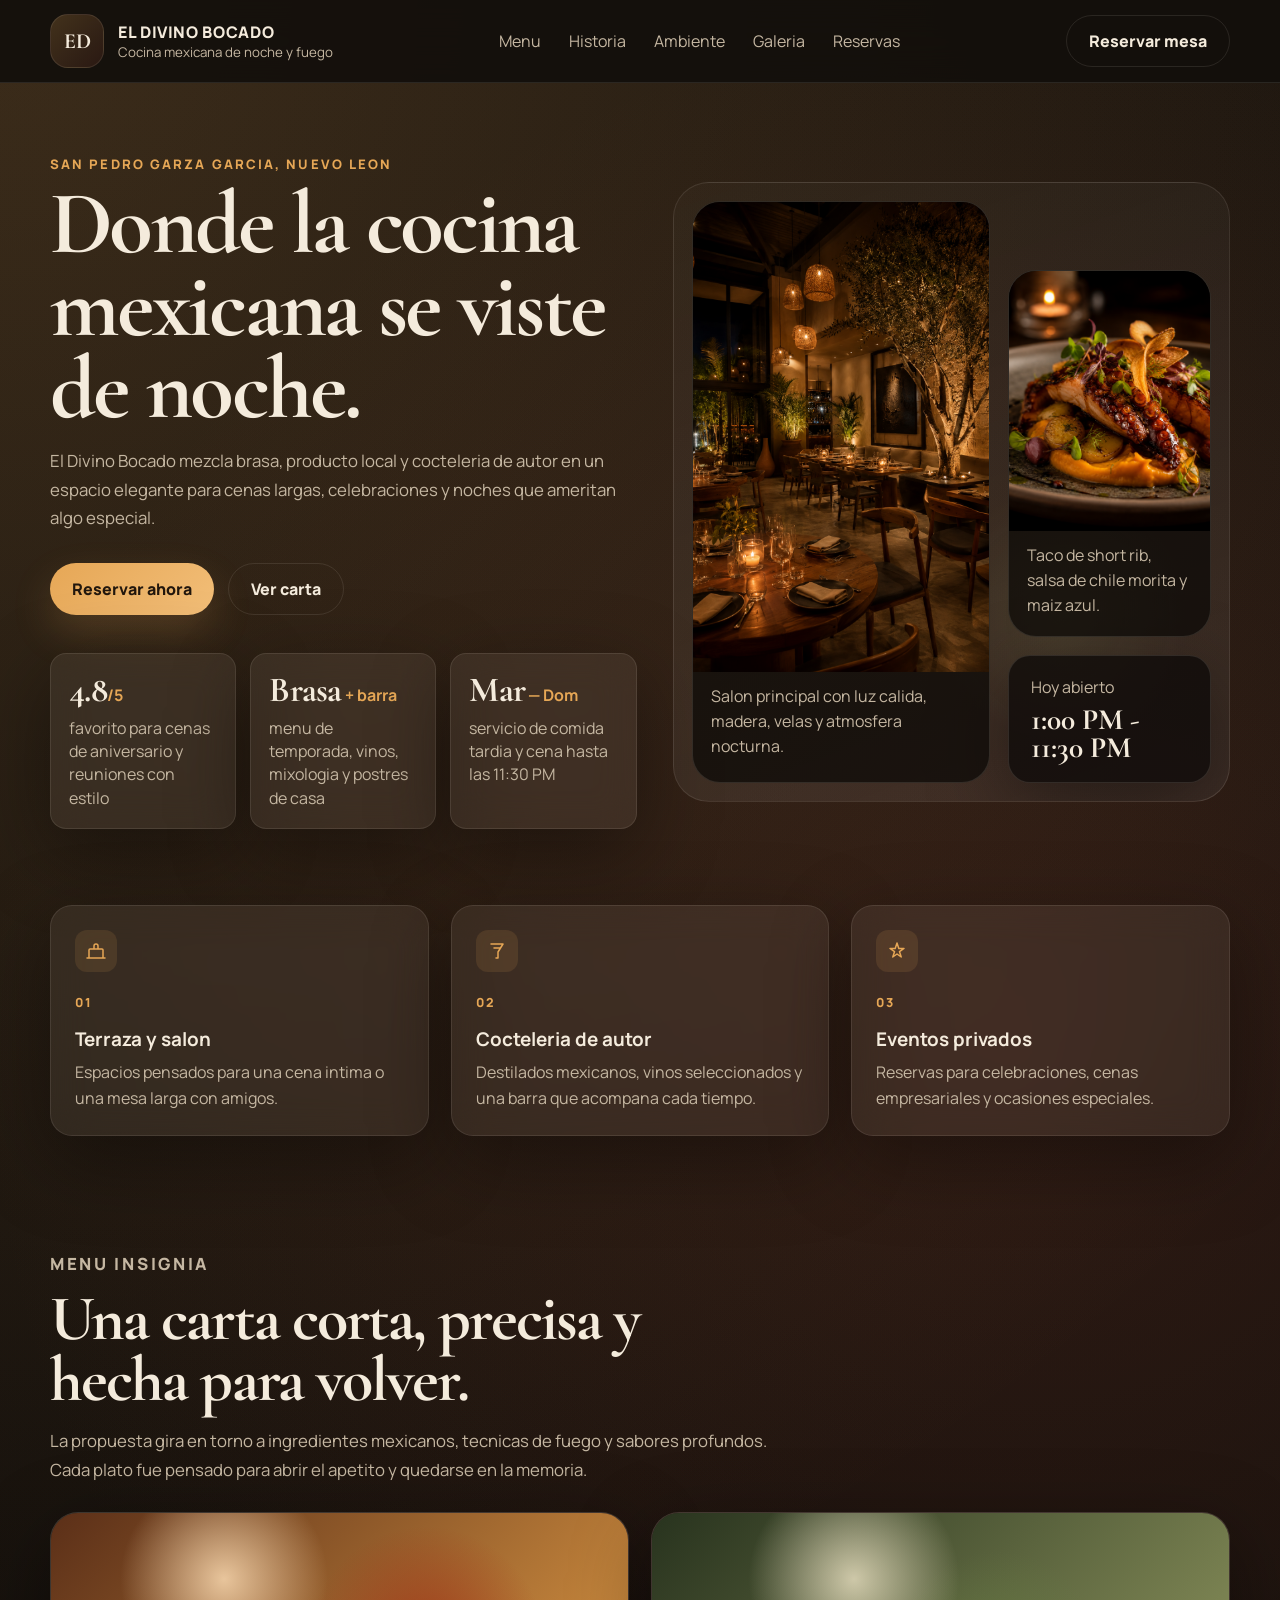
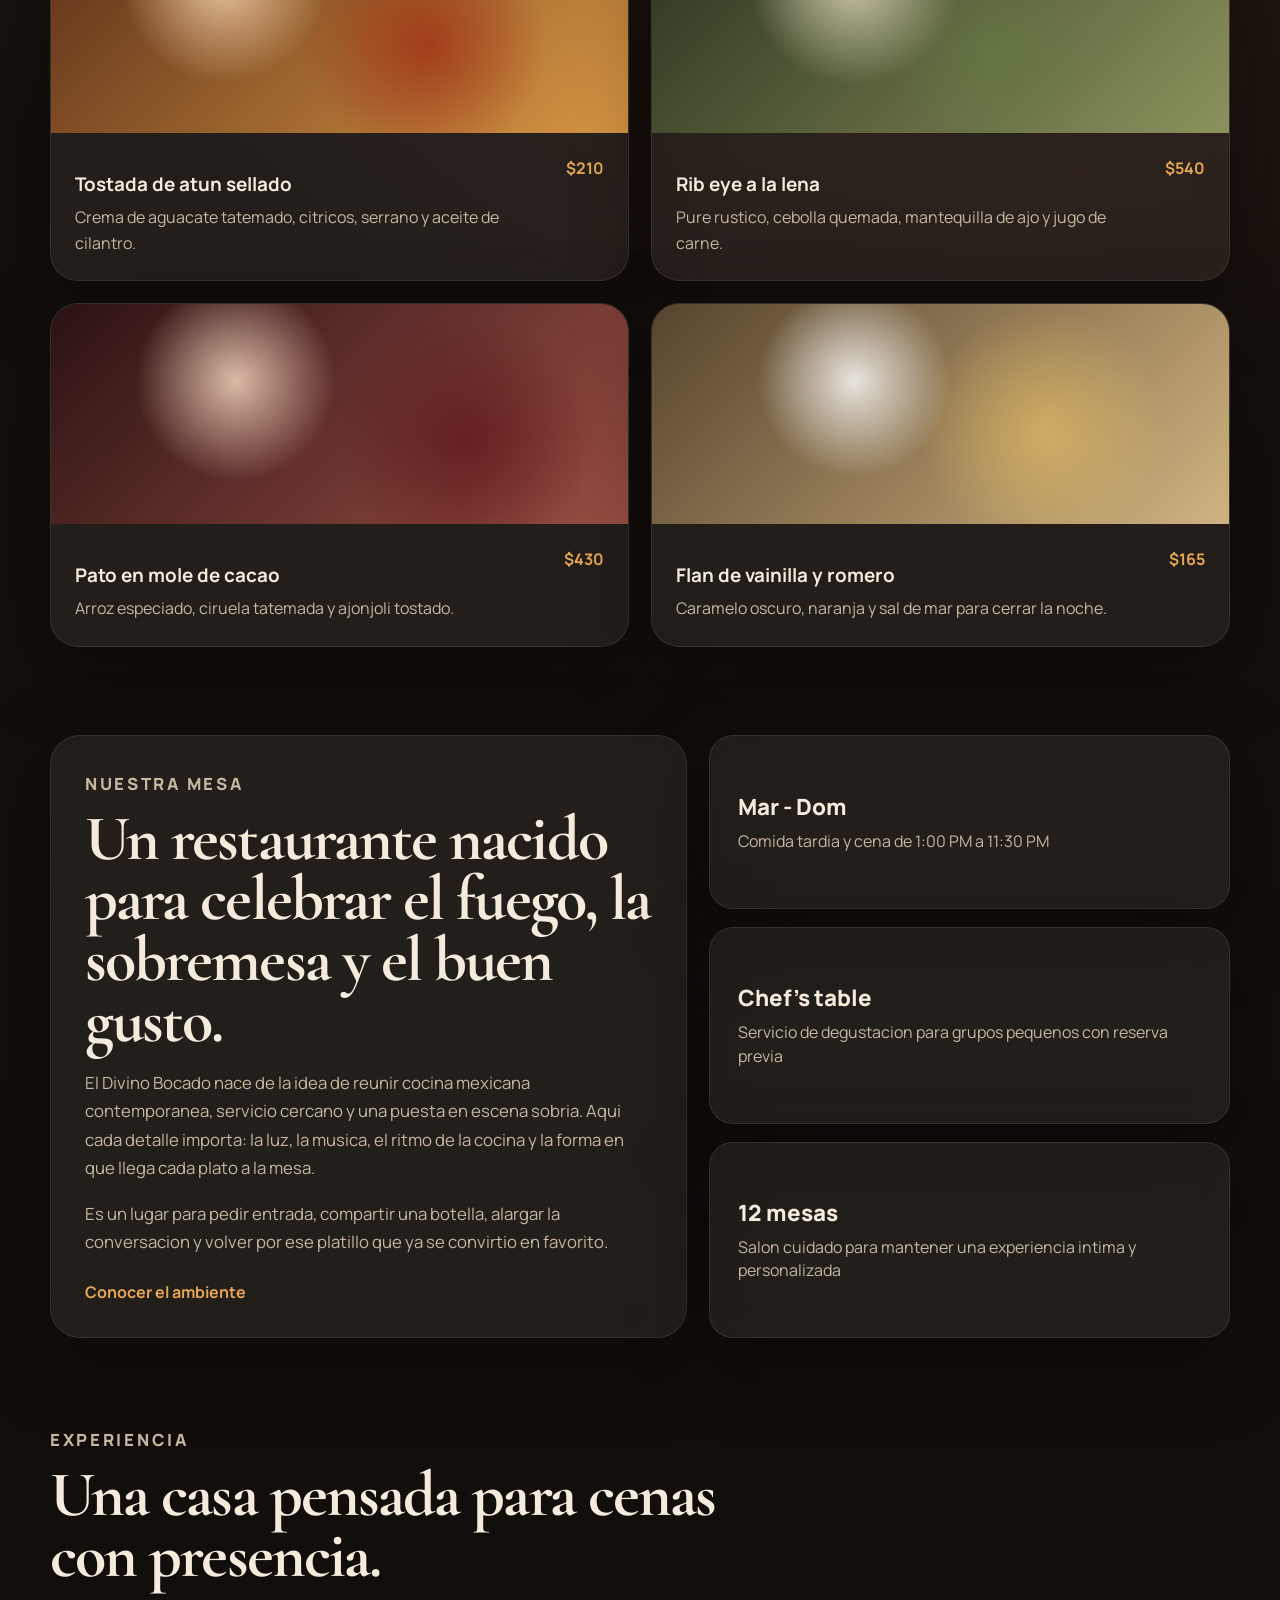
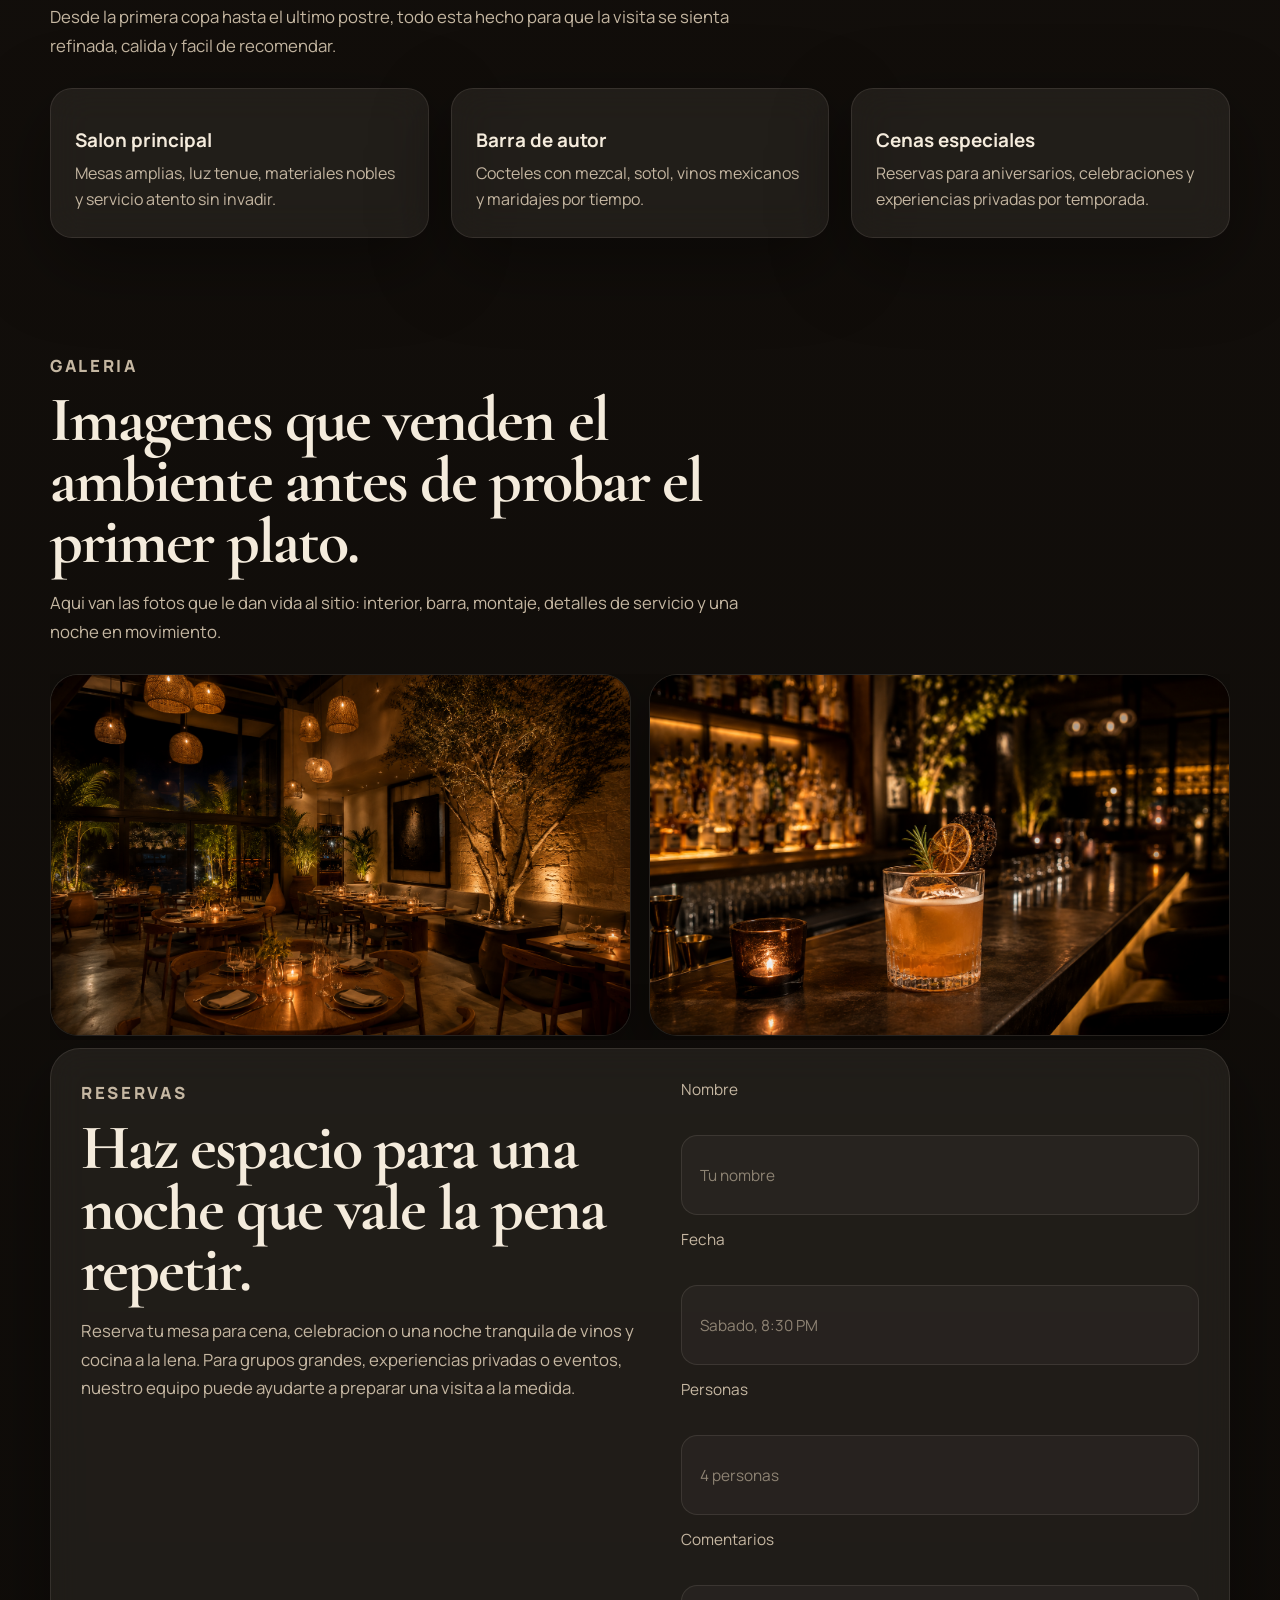
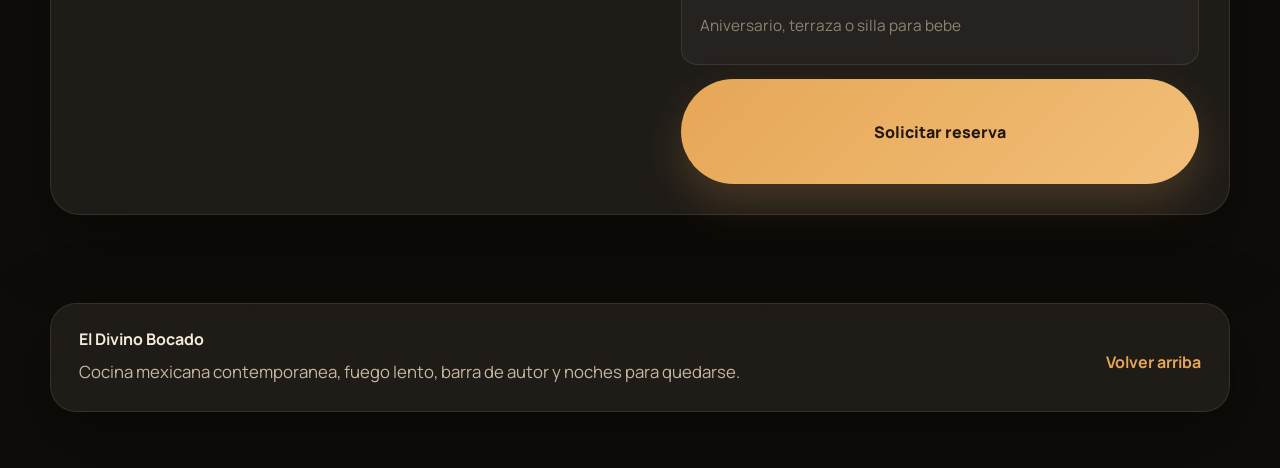
<file: index.html>
<!DOCTYPE html>
<html lang="es">
  <head>
    <meta charset="UTF-8" />
    <meta name="viewport" content="width=device-width, initial-scale=1.0" />
    <meta
      name="description"
      content="El Divino Bocado es un restaurante de cocina mexicana contemporanea con brasa, cocteleria de autor y una atmosfera pensada para cenas memorables."
    />
    <title>El Divino Bocado | Cocina mexicana contemporanea</title>
    <link rel="preconnect" href="https://fonts.googleapis.com" />
    <link rel="preconnect" href="https://fonts.gstatic.com" crossorigin />
    <link
      href="https://fonts.googleapis.com/css2?family=Cormorant+Garamond:wght@500;600;700&family=Manrope:wght@400;500;600;700;800&display=swap"
      rel="stylesheet"
    />
    <link rel="stylesheet" href="styles.css" />
  </head>
  <body>
    <header class="topbar">
      <div class="topbar-content">
        <a class="brand" href="#inicio">
          <span class="brand-mark">ED</span>
          <span class="brand-copy">
            <strong>El Divino Bocado</strong>
            <small>Cocina mexicana de noche y fuego</small>
          </span>
        </a>

        <nav class="nav">
          <a href="#menu">Menu</a>
          <a href="#historia">Historia</a>
          <a href="#experiencia">Ambiente</a>
          <a href="#galeria">Galeria</a>
          <a href="#reserva">Reservas</a>
        </nav>

        <a class="button button-outline" href="#reserva">Reservar mesa</a>
      </div>
    </header>

    <div class="page-shell">
      <main>
        <section class="hero" id="inicio">
          <div class="hero-copy">
            <p class="eyebrow">San Pedro Garza Garcia, Nuevo Leon</p>
            <h1>Donde la cocina mexicana se viste de noche.</h1>
            <p class="hero-text">
              El Divino Bocado mezcla brasa, producto local y cocteleria de autor en un espacio
              elegante para cenas largas, celebraciones y noches que ameritan algo especial.
            </p>
            <div class="hero-actions">
              <a class="button" href="#reserva">Reservar ahora</a>
              <a class="button button-ghost" href="#menu">Ver carta</a>
            </div>

            <ul class="hero-metrics" aria-label="Datos destacados del restaurante">
              <li>
                <strong class="metric-value">4.8<small>/5</small></strong>
                <span>favorito para cenas de aniversario y reuniones con estilo</span>
              </li>
              <li>
                <strong class="metric-value">Brasa<small> + barra</small></strong>
                <span>menu de temporada, vinos, mixologia y postres de casa</span>
              </li>
              <li>
                <strong class="metric-value">Mar<small> — Dom</small></strong>
                <span>servicio de comida tardia y cena hasta las 11:30 PM</span>
              </li>
            </ul>
          </div>

          <div class="hero-art">
            <!-- Reemplaza este bloque por una foto vertical del interior principal -->
            <figure class="photo-card photo-card-tall" data-image-slot="hero-interior">
              <img
                class="photo-media photo-media-tall"
                src="hero-interior.jpg"
                alt="Interior principal de El Divino Bocado con luz calida y atmosfera nocturna"
              />
              <figcaption>Salon principal con luz calida, madera, velas y atmosfera nocturna.</figcaption>
            </figure>

            <div class="hero-side-stack">
              <!-- Reemplaza este bloque por una foto de platillo insignia -->
              <figure class="photo-card photo-card-small" data-image-slot="hero-signature-dish">
                <img
                  class="photo-media"
                  src="hero-platillo.png"
                  alt="Platillo insignia de El Divino Bocado servido en vajilla oscura"
                />
                <figcaption>Taco de short rib, salsa de chile morita y maiz azul.</figcaption>
              </figure>

              <div class="hero-badge">
                <span>Hoy abierto</span>
                <strong>1:00 PM - 11:30 PM</strong>
              </div>
            </div>
          </div>
        </section>

        <section class="feature-strip">
          <article>
            <div class="feature-icon" aria-hidden="true">
              <svg width="20" height="20" viewBox="0 0 20 20" fill="none" xmlns="http://www.w3.org/2000/svg">
                <path d="M3 17V9a1 1 0 0 1 1-1h12a1 1 0 0 1 1 1v8M1 17h18M8 8V5a2 2 0 1 1 4 0v3" stroke="currentColor" stroke-width="1.5" stroke-linecap="round" stroke-linejoin="round"/>
              </svg>
            </div>
            <span>01</span>
            <h3>Terraza y salon</h3>
            <p>Espacios pensados para una cena intima o una mesa larga con amigos.</p>
          </article>
          <article>
            <div class="feature-icon" aria-hidden="true">
              <svg width="20" height="20" viewBox="0 0 20 20" fill="none" xmlns="http://www.w3.org/2000/svg">
                <path d="M4 3h12L11 11v6M9 17h2M7 7h6" stroke="currentColor" stroke-width="1.5" stroke-linecap="round" stroke-linejoin="round"/>
              </svg>
            </div>
            <span>02</span>
            <h3>Cocteleria de autor</h3>
            <p>Destilados mexicanos, vinos seleccionados y una barra que acompana cada tiempo.</p>
          </article>
          <article>
            <div class="feature-icon" aria-hidden="true">
              <svg width="20" height="20" viewBox="0 0 20 20" fill="none" xmlns="http://www.w3.org/2000/svg">
                <path d="M10 2l1.8 5.4H17l-4.5 3.3 1.7 5.3L10 13l-4.2 3 1.7-5.3L3 7.4h5.2L10 2z" stroke="currentColor" stroke-width="1.5" stroke-linejoin="round"/>
              </svg>
            </div>
            <span>03</span>
            <h3>Eventos privados</h3>
            <p>Reservas para celebraciones, cenas empresariales y ocasiones especiales.</p>
          </article>
        </section>

        <section class="section menu-section" id="menu">
          <div class="section-heading">
            <p class="eyebrow">Menu insignia</p>
            <h2>Una carta corta, precisa y hecha para volver.</h2>
            <p>
              La propuesta gira en torno a ingredientes mexicanos, tecnicas de fuego y sabores
              profundos. Cada plato fue pensado para abrir el apetito y quedarse en la memoria.
            </p>
          </div>

          <div class="menu-grid">
            <article class="menu-card">
              <div class="menu-art menu-art-amber"></div>
              <div class="menu-copy">
                <div>
                  <h3>Tostada de atun sellado</h3>
                  <p>Crema de aguacate tatemado, citricos, serrano y aceite de cilantro.</p>
                </div>
                <strong>$210</strong>
              </div>
            </article>

            <article class="menu-card">
              <div class="menu-art menu-art-olive"></div>
              <div class="menu-copy">
                <div>
                  <h3>Rib eye a la lena</h3>
                  <p>Pure rustico, cebolla quemada, mantequilla de ajo y jugo de carne.</p>
                </div>
                <strong>$540</strong>
              </div>
            </article>

            <article class="menu-card">
              <div class="menu-art menu-art-burgundy"></div>
              <div class="menu-copy">
                <div>
                  <h3>Pato en mole de cacao</h3>
                  <p>Arroz especiado, ciruela tatemada y ajonjoli tostado.</p>
                </div>
                <strong>$430</strong>
              </div>
            </article>

            <article class="menu-card">
              <div class="menu-art menu-art-cream"></div>
              <div class="menu-copy">
                <div>
                  <h3>Flan de vainilla y romero</h3>
                  <p>Caramelo oscuro, naranja y sal de mar para cerrar la noche.</p>
                </div>
                <strong>$165</strong>
              </div>
            </article>
          </div>
        </section>

        <section class="section story-section" id="historia">
          <div class="story-panel">
            <p class="eyebrow">Nuestra mesa</p>
            <h2>Un restaurante nacido para celebrar el fuego, la sobremesa y el buen gusto.</h2>
            <p>
              El Divino Bocado nace de la idea de reunir cocina mexicana contemporanea, servicio
              cercano y una puesta en escena sobria. Aqui cada detalle importa: la luz, la musica,
              el ritmo de la cocina y la forma en que llega cada plato a la mesa.
            </p>
            <p>
              Es un lugar para pedir entrada, compartir una botella, alargar la conversacion y
              volver por ese platillo que ya se convirtio en favorito.
            </p>
            <a class="text-link" href="#galeria">Conocer el ambiente</a>
          </div>

          <div class="story-stats">
            <article>
              <strong>Mar - Dom</strong>
              <span>Comida tardia y cena de 1:00 PM a 11:30 PM</span>
            </article>
            <article>
              <strong>Chef's table</strong>
              <span>Servicio de degustacion para grupos pequenos con reserva previa</span>
            </article>
            <article>
              <strong>12 mesas</strong>
              <span>Salon cuidado para mantener una experiencia intima y personalizada</span>
            </article>
          </div>
        </section>

        <section class="section experience-section" id="experiencia">
          <div class="section-heading">
            <p class="eyebrow">Experiencia</p>
            <h2>Una casa pensada para cenas con presencia.</h2>
            <p>
              Desde la primera copa hasta el ultimo postre, todo esta hecho para que la visita se
              sienta refinada, calida y facil de recomendar.
            </p>
          </div>

          <div class="experience-grid">
            <article class="experience-card">
              <h3>Salon principal</h3>
              <p>Mesas amplias, luz tenue, materiales nobles y servicio atento sin invadir.</p>
            </article>
            <article class="experience-card">
              <h3>Barra de autor</h3>
              <p>Cocteles con mezcal, sotol, vinos mexicanos y maridajes por tiempo.</p>
            </article>
            <article class="experience-card">
              <h3>Cenas especiales</h3>
              <p>Reservas para aniversarios, celebraciones y experiencias privadas por temporada.</p>
            </article>
          </div>
        </section>

        <section class="section gallery-section" id="galeria">
          <div class="section-heading">
            <p class="eyebrow">Galeria</p>
            <h2>Imagenes que venden el ambiente antes de probar el primer plato.</h2>
            <p>
              Aqui van las fotos que le dan vida al sitio: interior, barra, montaje, detalles de
              servicio y una noche en movimiento.
            </p>
          </div>

          <div class="gallery-grid">
            <!-- Reemplaza por foto horizontal del interior -->
            <figure class="gallery-card" data-image-slot="gallery-salon">
              <img
                class="photo-media"
                src="galeria-salon.jpg"
                alt="Salon del restaurante El Divino Bocado"
                loading="lazy"
              />
            </figure>

            <!-- Reemplaza por foto de barra o coctel -->
            <figure class="gallery-card" data-image-slot="gallery-barra">
              <img
                class="photo-media"
                src="galeria-barra.jpg"
                alt="Barra de El Divino Bocado con botellas y cristaleria"
                loading="lazy"
              />
            </figure>

            <!-- Reemplaza por foto de montaje o mesa -->
            <figure class="gallery-card" data-image-slot="gallery-servicio">
              <img
                class="photo-media"
                src="galeria-servicio.jpg"
                alt="Detalle de servicio y montaje de mesa en El Divino Bocado"
                loading="lazy"
              />
            </figure>
          </div>
        </section>

        <section class="section reservation-section" id="reserva">
          <div class="reservation-copy">
            <p class="eyebrow">Reservas</p>
            <h2>Haz espacio para una noche que vale la pena repetir.</h2>
            <p>
              Reserva tu mesa para cena, celebracion o una noche tranquila de vinos y cocina a la
              lena. Para grupos grandes, experiencias privadas o eventos, nuestro equipo puede
              ayudarte a preparar una visita a la medida.
            </p>

            <div class="detail-list">
              <article class="detail-card">
                <span>Telefono</span>
                <strong>+52 81 2345 1188</strong>
              </article>
              <article class="detail-card">
                <span>Ubicacion</span>
                <strong>Av. Roble 245, San Pedro Garza Garcia</strong>
              </article>
              <article class="detail-card">
                <span>Horario</span>
                <strong>Mar - Dom | 1:00 PM - 11:30 PM</strong>
              </article>
            </div>
          </div>

          <form class="reservation-form">
            <label>
              Nombre
              <input type="text" placeholder="Tu nombre" />
            </label>
            <label>
              Fecha
              <input type="text" placeholder="Sabado, 8:30 PM" />
            </label>
            <label>
              Personas
              <input type="text" placeholder="4 personas" />
            </label>
            <label>
              Comentarios
              <input type="text" placeholder="Aniversario, terraza o silla para bebe" />
            </label>
            <button type="button" class="button">Solicitar reserva</button>
          </form>
        </section>
      </main>

      <footer class="footer">
        <div>
          <strong>El Divino Bocado</strong>
          <p>Cocina mexicana contemporanea, fuego lento, barra de autor y noches para quedarse.</p>
        </div>
        <a class="text-link" href="#inicio">Volver arriba</a>
      </footer>
    </div>

    <a class="cta-float" href="#reserva">Reservar mesa</a>
    <script src="script.js"></script>
  </body>
</html>
</file>
<file: styles.css>
:root {
  --bg: #120f0c;
  --bg-soft: #1c1712;
  --panel: rgba(248, 238, 221, 0.07);
  --text: #f4ebdc;
  --muted: #c5b7a2;
  --line: rgba(244, 235, 220, 0.1);
  --accent: #e6a756;
  --accent-2: #883f2d;
  --accent-3: #7f8a56;
  --shadow: 0 24px 80px rgba(0, 0, 0, 0.38);
  --radius-lg: 32px;
  --radius-md: 22px;
  --radius-sm: 16px;
  --max-width: 1180px;
}

* {
  box-sizing: border-box;
}

html {
  scroll-behavior: smooth;
  scroll-padding-top: 70px;
}

body {
  margin: 0;
  min-height: 100vh;
  font-family: "Manrope", sans-serif;
  color: var(--text);
  background:
    radial-gradient(circle at top left, rgba(230, 167, 86, 0.18), transparent 32%),
    radial-gradient(circle at 80% 20%, rgba(136, 63, 45, 0.22), transparent 24%),
    linear-gradient(180deg, #16110d 0%, #0f0c09 100%);
}

body::before {
  content: "";
  position: fixed;
  inset: 0;
  pointer-events: none;
  background-image: linear-gradient(rgba(255, 255, 255, 0.025) 1px, transparent 1px),
    linear-gradient(90deg, rgba(255, 255, 255, 0.025) 1px, transparent 1px);
  background-size: 40px 40px;
  mask-image: radial-gradient(circle at center, black 45%, transparent 90%);
  opacity: 0.25;
}

a {
  color: inherit;
  text-decoration: none;
}

button,
input {
  font: inherit;
}

.page-shell {
  width: min(calc(100% - 32px), var(--max-width));
  margin: 0 auto;
  padding: 24px 0 56px;
}

.topbar {
  position: sticky;
  top: 0;
  z-index: 100;
  background: rgba(18, 15, 12, 0.9);
  backdrop-filter: blur(20px);
  -webkit-backdrop-filter: blur(20px);
  border-bottom: 1px solid var(--line);
}

.topbar-content {
  display: flex;
  align-items: center;
  justify-content: space-between;
  gap: 24px;
  padding: 14px 0;
  width: min(calc(100% - 32px), var(--max-width));
  margin: 0 auto;
}

.brand {
  display: inline-flex;
  align-items: center;
  gap: 14px;
}

.brand-mark {
  display: grid;
  place-items: center;
  width: 54px;
  height: 54px;
  border: 1px solid var(--line);
  border-radius: 18px;
  background: linear-gradient(135deg, rgba(230, 167, 86, 0.22), rgba(136, 63, 45, 0.18));
  font-family: "Cormorant Garamond", serif;
  font-size: 1.35rem;
  font-weight: 700;
}

.brand-copy {
  display: flex;
  flex-direction: column;
}

.brand-copy strong {
  font-size: 1rem;
  font-weight: 800;
  letter-spacing: 0.04em;
  text-transform: uppercase;
}

.brand-copy small {
  color: var(--muted);
}

.nav {
  display: flex;
  gap: 28px;
  color: var(--muted);
}

.nav a {
  position: relative;
}

.nav a::after {
  content: "";
  position: absolute;
  left: 0;
  bottom: -8px;
  width: 100%;
  height: 1px;
  background: var(--accent);
  transform: scaleX(0);
  transform-origin: left;
  transition: transform 180ms ease;
}

.nav a:hover::after,
.nav a:focus-visible::after {
  transform: scaleX(1);
}

.button {
  display: inline-flex;
  align-items: center;
  justify-content: center;
  min-height: 52px;
  padding: 0 22px;
  border: 0;
  border-radius: 999px;
  background: linear-gradient(135deg, var(--accent), #f2be78);
  color: #22170d;
  font-weight: 800;
  box-shadow: 0 18px 40px rgba(230, 167, 86, 0.2);
}

.button-outline,
.button-ghost {
  background: transparent;
  color: var(--text);
  border: 1px solid var(--line);
  box-shadow: none;
}

.hero {
  display: grid;
  grid-template-columns: 1fr 0.95fr;
  gap: 36px;
  align-items: center;
  min-height: calc(100vh - 120px);
  padding: 30px 0 40px;
}

.eyebrow {
  margin: 0 0 10px;
  color: var(--accent);
  font-size: 0.82rem;
  font-weight: 800;
  letter-spacing: 0.16em;
  text-transform: uppercase;
}

.hero h1,
.section h2 {
  margin: 0;
  font-family: "Cormorant Garamond", serif;
  font-size: clamp(3.2rem, 7vw, 6.3rem);
  line-height: 0.92;
  letter-spacing: -0.03em;
}

.hero-text,
.section-heading p,
.story-panel p,
.reservation-copy p,
.footer p {
  color: var(--muted);
  font-size: 1.05rem;
  line-height: 1.7;
}

.hero-actions {
  display: flex;
  flex-wrap: wrap;
  gap: 14px;
  margin-top: 30px;
}

.hero-metrics {
  display: grid;
  grid-template-columns: repeat(3, minmax(0, 1fr));
  gap: 14px;
  padding: 0;
  margin: 38px 0 0;
  list-style: none;
}

.hero-metrics li,
.feature-strip article,
.menu-card,
.story-panel,
.story-stats article,
.experience-card,
.gallery-card,
.detail-card,
.reservation-section,
.footer {
  border: 1px solid var(--line);
  background: var(--panel);
  backdrop-filter: blur(18px);
  box-shadow: var(--shadow);
}

.hero-metrics li {
  display: flex;
  flex-direction: column;
  gap: 10px;
  padding: 18px;
  border-radius: var(--radius-sm);
}

.hero-metrics strong,
.story-stats strong {
  font-size: 1.4rem;
  font-weight: 800;
}

.hero-metrics .metric-value {
  font-family: "Cormorant Garamond", serif;
  font-size: 2.2rem;
  font-weight: 700;
  line-height: 1;
  letter-spacing: -0.02em;
}

.hero-metrics .metric-value small {
  font-size: 1rem;
  color: var(--accent);
  font-family: "Manrope", sans-serif;
  font-weight: 700;
  letter-spacing: 0;
}

.hero-metrics span,
.story-stats span,
.detail-card span {
  color: var(--muted);
  line-height: 1.45;
}

.hero-art {
  display: grid;
  grid-template-columns: 1fr 0.68fr;
  gap: 18px;
  padding: 18px;
  min-height: 620px;
  border-radius: 36px;
  overflow: hidden;
  background:
    radial-gradient(circle at 30% 35%, rgba(230, 167, 86, 0.25), transparent 22%),
    radial-gradient(circle at 70% 70%, rgba(127, 138, 86, 0.18), transparent 22%),
    linear-gradient(160deg, rgba(255, 255, 255, 0.02), rgba(255, 255, 255, 0.08));
  border: 1px solid var(--line);
}

.photo-card,
.gallery-card {
  margin: 0;
  display: flex;
  flex-direction: column;
  gap: 12px;
  border: 1px solid rgba(244, 235, 220, 0.12);
  border-radius: 28px;
  background: rgba(13, 10, 8, 0.74);
  overflow: hidden;
}

.photo-card figcaption,
.gallery-card figcaption {
  padding: 0 18px 18px;
  color: var(--muted);
  line-height: 1.55;
}

.photo-media {
  display: block;
  width: 100%;
  aspect-ratio: 16 / 10;
  min-height: 260px;
  max-height: 360px;
  object-fit: cover;
}

.photo-media-tall {
  aspect-ratio: 4 / 5;
  min-height: 470px;
  max-height: 470px;
}

.photo-card-tall {
  min-height: 560px;
}

.hero-side-stack {
  display: flex;
  flex-direction: column;
  justify-content: flex-end;
  gap: 18px;
}

.photo-card-small {
  min-height: 0;
}

.photo-placeholder {
  position: relative;
  display: grid;
  align-items: end;
  min-height: 220px;
  padding: 20px;
  border-radius: 22px;
  overflow: hidden;
}

.photo-placeholder::before {
  content: "";
  position: absolute;
  inset: 14px;
  border: 1px dashed rgba(255, 255, 255, 0.15);
  border-radius: 18px;
}

.photo-placeholder span,
.photo-placeholder small {
  position: relative;
  z-index: 1;
}

.photo-placeholder span {
  font-weight: 800;
  letter-spacing: 0.04em;
}

.photo-placeholder small {
  color: rgba(244, 235, 220, 0.7);
}

.photo-warm {
  min-height: 470px;
  background:
    radial-gradient(circle at 25% 20%, rgba(255, 237, 199, 0.26), transparent 28%),
    linear-gradient(160deg, #4f301f, #1d1612 64%);
}

.photo-olive {
  min-height: 250px;
  background:
    radial-gradient(circle at 55% 34%, rgba(226, 215, 177, 0.28), transparent 22%),
    linear-gradient(160deg, #5c3f1d, #2b3120 72%);
}

.photo-burgundy {
  background:
    radial-gradient(circle at 45% 25%, rgba(255, 225, 208, 0.2), transparent 22%),
    linear-gradient(160deg, #5a241f, #1c1614 72%);
}

.photo-gold {
  background:
    radial-gradient(circle at 32% 18%, rgba(255, 244, 217, 0.24), transparent 22%),
    linear-gradient(160deg, #81562f, #22170d 72%);
}

.photo-soft {
  background:
    radial-gradient(circle at 50% 22%, rgba(255, 247, 229, 0.18), transparent 22%),
    linear-gradient(160deg, #59504a, #1b1612 72%);
}

.hero-badge {
  display: flex;
  flex-direction: column;
  gap: 8px;
  padding: 20px 22px;
  border: 1px solid rgba(244, 235, 220, 0.12);
  border-radius: 22px;
  background: rgba(13, 10, 8, 0.78);
  box-shadow: var(--shadow);
}

.hero-badge span {
  color: var(--muted);
}

.hero-badge strong {
  font-family: "Cormorant Garamond", serif;
  font-size: 1.85rem;
  line-height: 0.95;
}

.feature-strip,
.menu-grid,
.story-section,
.experience-grid,
.detail-list {
  display: grid;
  gap: 22px;
}

.feature-strip {
  grid-template-columns: repeat(3, minmax(0, 1fr));
  margin: 18px 0 26px;
}

.feature-strip article,
.experience-card,
.detail-card {
  padding: 24px;
  border-radius: var(--radius-md);
}

.feature-icon {
  display: grid;
  place-items: center;
  width: 42px;
  height: 42px;
  border-radius: 12px;
  background: rgba(230, 167, 86, 0.12);
  color: var(--accent);
  margin-bottom: 18px;
}

.feature-strip span {
  color: var(--accent);
  font-size: 0.78rem;
  font-weight: 800;
  letter-spacing: 0.16em;
}

.feature-strip h3,
.menu-copy h3,
.experience-card h3 {
  margin: 14px 0 8px;
  font-size: 1.18rem;
}

.feature-strip p,
.experience-card p,
.menu-copy p {
  margin: 0;
  color: var(--muted);
  line-height: 1.6;
}

.section {
  padding: 88px 0 0;
}

.section-heading {
  max-width: 720px;
  margin-bottom: 28px;
}

.section h2 {
  font-size: clamp(2.4rem, 5vw, 4.5rem);
  line-height: 0.95;
}

.menu-grid {
  grid-template-columns: repeat(2, minmax(0, 1fr));
}

.menu-card {
  overflow: hidden;
  border-radius: 28px;
}

.menu-art {
  min-height: 220px;
}

.menu-art-amber {
  background:
    radial-gradient(circle at 30% 30%, rgba(255, 223, 182, 0.82), transparent 24%),
    radial-gradient(circle at 65% 60%, rgba(158, 41, 18, 0.72), transparent 30%),
    linear-gradient(135deg, #5b2f18, #d99643);
}

.menu-art-olive {
  background:
    radial-gradient(circle at 35% 30%, rgba(250, 239, 208, 0.75), transparent 26%),
    radial-gradient(circle at 60% 65%, rgba(100, 120, 65, 0.7), transparent 28%),
    linear-gradient(135deg, #28331e, #8b925c);
}

.menu-art-burgundy {
  background:
    radial-gradient(circle at 32% 35%, rgba(252, 219, 196, 0.82), transparent 24%),
    radial-gradient(circle at 72% 62%, rgba(88, 18, 22, 0.65), transparent 29%),
    linear-gradient(135deg, #2b1213, #9a4e43);
}

.menu-art-cream {
  background:
    radial-gradient(circle at 35% 35%, rgba(255, 255, 255, 0.82), transparent 24%),
    radial-gradient(circle at 68% 58%, rgba(230, 188, 98, 0.65), transparent 30%),
    linear-gradient(135deg, #57442d, #cfb37f);
}

.menu-copy {
  display: flex;
  justify-content: space-between;
  gap: 20px;
  padding: 24px;
}

.menu-copy strong {
  white-space: nowrap;
  color: var(--accent);
}

.story-section {
  grid-template-columns: 1.1fr 0.9fr;
  align-items: stretch;
}

.story-panel,
.reservation-section {
  border-radius: 30px;
}

.story-panel {
  padding: 34px;
}

.story-stats {
  display: grid;
  gap: 18px;
}

.story-stats article {
  display: flex;
  flex-direction: column;
  gap: 8px;
  justify-content: center;
  padding: 26px 28px;
  border-radius: 24px;
}

.text-link {
  display: inline-flex;
  margin-top: 8px;
  color: var(--accent);
  font-weight: 700;
}

.experience-grid {
  grid-template-columns: repeat(3, minmax(0, 1fr));
  margin-bottom: 26px;
}

.gallery-grid {
  display: flex;
  gap: 18px;
  overflow-x: auto;
  scroll-snap-type: x mandatory;
  scrollbar-width: none;
  -ms-overflow-style: none;
  margin-top: 8px;
  padding-bottom: 4px;
}

.gallery-grid::-webkit-scrollbar {
  display: none;
}

.gallery-card {
  scroll-snap-align: start;
  flex: 0 0 calc(50% - 9px);
  min-width: 0;
}

.detail-list {
  grid-template-columns: 1fr;
  margin-top: 28px;
}

.detail-card strong {
  display: block;
  margin-top: 8px;
  font-size: 1.02rem;
}

.reservation-section {
  display: grid;
  grid-template-columns: 1fr 0.9fr;
  gap: 24px;
  margin-top: 8px;
  padding: 30px;
}

.reservation-form {
  display: grid;
  gap: 14px;
}

.reservation-form label {
  display: grid;
  gap: 8px;
  color: var(--muted);
  font-size: 0.96rem;
}

.reservation-form input {
  width: 100%;
  min-height: 54px;
  padding: 0 18px;
  border: 1px solid var(--line);
  border-radius: 16px;
  background: rgba(255, 255, 255, 0.03);
  color: var(--text);
}

.reservation-form input::placeholder {
  color: rgba(197, 183, 162, 0.65);
}

.footer {
  display: flex;
  align-items: center;
  justify-content: space-between;
  gap: 24px;
  margin-top: 88px;
  padding: 24px 28px;
  border-radius: 26px;
}

.footer p {
  margin: 8px 0 0;
}

.reveal {
  opacity: 0;
  transform: translateY(28px);
  transition: opacity 700ms ease, transform 700ms ease;
}

.reveal.is-visible {
  opacity: 1;
  transform: translateY(0);
}

.cta-float {
  display: none;
}

@media (max-width: 1100px) {
  .hero,
  .story-section,
  .reservation-section {
    grid-template-columns: 1fr;
  }

  .hero {
    min-height: auto;
    padding-top: 14px;
  }

  .hero-art {
    min-height: 520px;
  }
}

@media (max-width: 860px) {
  .cta-float {
    display: inline-flex;
    align-items: center;
    justify-content: center;
    position: fixed;
    bottom: 20px;
    left: 50%;
    transform: translateX(-50%);
    z-index: 200;
    min-height: 54px;
    padding: 0 32px;
    border-radius: 999px;
    background: linear-gradient(135deg, var(--accent), #f2be78);
    color: #22170d;
    font-weight: 800;
    font-size: 1rem;
    box-shadow: 0 8px 40px rgba(230, 167, 86, 0.45);
    white-space: nowrap;
    transition: opacity 280ms ease, transform 280ms ease;
  }

  .cta-float.is-hidden {
    opacity: 0;
    pointer-events: none;
    transform: translateX(-50%) translateY(16px);
  }

  .page-shell {
    width: min(calc(100% - 22px), var(--max-width));
    padding-bottom: 88px;
  }

  .topbar {
    position: static;
    background: transparent;
    backdrop-filter: none;
    -webkit-backdrop-filter: none;
    border-bottom: none;
  }

  .topbar-content {
    flex-wrap: wrap;
    width: min(calc(100% - 22px), var(--max-width));
    padding: 14px 0 22px;
  }

  .topbar-content > .button {
    display: none;
  }

  .nav {
    order: 3;
    width: 100%;
    justify-content: space-between;
    gap: 14px;
    overflow-x: auto;
    padding-bottom: 4px;
    -webkit-mask-image: linear-gradient(to right, black 82%, transparent 100%);
    mask-image: linear-gradient(to right, black 82%, transparent 100%);
  }

  .hero-metrics,
  .feature-strip,
  .menu-grid,
  .experience-grid {
    grid-template-columns: 1fr;
  }

  .hero-art {
    grid-template-columns: 1fr;
  }

  .hero-side-stack {
    display: grid;
    grid-template-columns: 1fr 1fr;
    align-items: end;
  }

  .menu-copy {
    flex-direction: column;
  }

  .gallery-card {
    flex: 0 0 calc(65% - 9px);
  }
}

@media (max-width: 768px) {
  .section {
    padding-top: 64px;
  }

  .footer {
    margin-top: 64px;
  }

  .nav {
    font-size: 0.9rem;
    gap: 10px;
  }

  .nav a {
    padding: 6px 0;
    min-height: 44px;
    display: inline-flex;
    align-items: center;
  }

  .experience-grid {
    grid-template-columns: repeat(2, minmax(0, 1fr));
  }

  .menu-grid {
    grid-template-columns: repeat(2, minmax(0, 1fr));
  }

  .gallery-card {
    flex: 0 0 calc(72% - 9px);
  }
}

@media (max-width: 640px) {
  :root {
    --radius-lg: 20px;
    --radius-md: 14px;
    --radius-sm: 12px;
  }

  .page-shell {
    padding-top: 12px;
  }

  .section {
    padding-top: 48px;
  }

  .section-heading {
    margin-bottom: 18px;
  }

  .footer {
    margin-top: 48px;
  }

  .topbar-content {
    gap: 16px;
    padding-bottom: 12px;
  }

  .nav {
    font-size: 0.88rem;
    gap: 8px;
  }

  .button,
  .button-outline,
  .button-ghost {
    width: 100%;
    min-height: 56px;
  }

  .hero-actions {
    flex-direction: column;
  }

  .hero {
    padding-bottom: 40px;
  }

  .hero-art {
    min-height: auto;
    padding: 14px;
  }

  .hero-metrics {
    gap: 10px;
  }

  .hero-metrics li {
    padding: 14px;
    gap: 6px;
  }

  .hero-side-stack {
    grid-template-columns: 1fr;
  }

  .feature-strip article,
  .experience-card,
  .detail-card {
    padding: 18px;
  }

  .menu-copy {
    padding: 18px;
  }

  .experience-grid {
    grid-template-columns: 1fr;
  }

  .menu-grid {
    display: flex;
    overflow-x: auto;
    scroll-snap-type: x mandatory;
    scrollbar-width: none;
    -ms-overflow-style: none;
    padding-bottom: 4px;
    gap: 16px;
  }

  .menu-grid::-webkit-scrollbar {
    display: none;
  }

  .menu-card {
    scroll-snap-align: start;
    flex: 0 0 82%;
    min-width: 0;
  }

  .gallery-card {
    flex: 0 0 84%;
  }

  .story-stats article {
    padding: 18px 20px;
  }

  .photo-warm {
    min-height: 360px;
  }

  .photo-olive {
    min-height: 220px;
  }

  .photo-media {
    max-height: 280px;
  }

  .photo-media-tall {
    min-height: 360px;
    max-height: 360px;
  }

  .hero-text,
  .section-heading p,
  .story-panel p,
  .reservation-copy p,
  .footer p {
    font-size: 0.97rem;
    line-height: 1.65;
  }

  .hero-badge {
    position: static;
  }

  .story-panel,
  .reservation-section,
  .footer {
    padding: 22px;
  }

  .footer {
    flex-direction: column;
    align-items: flex-start;
  }
}
</file>
